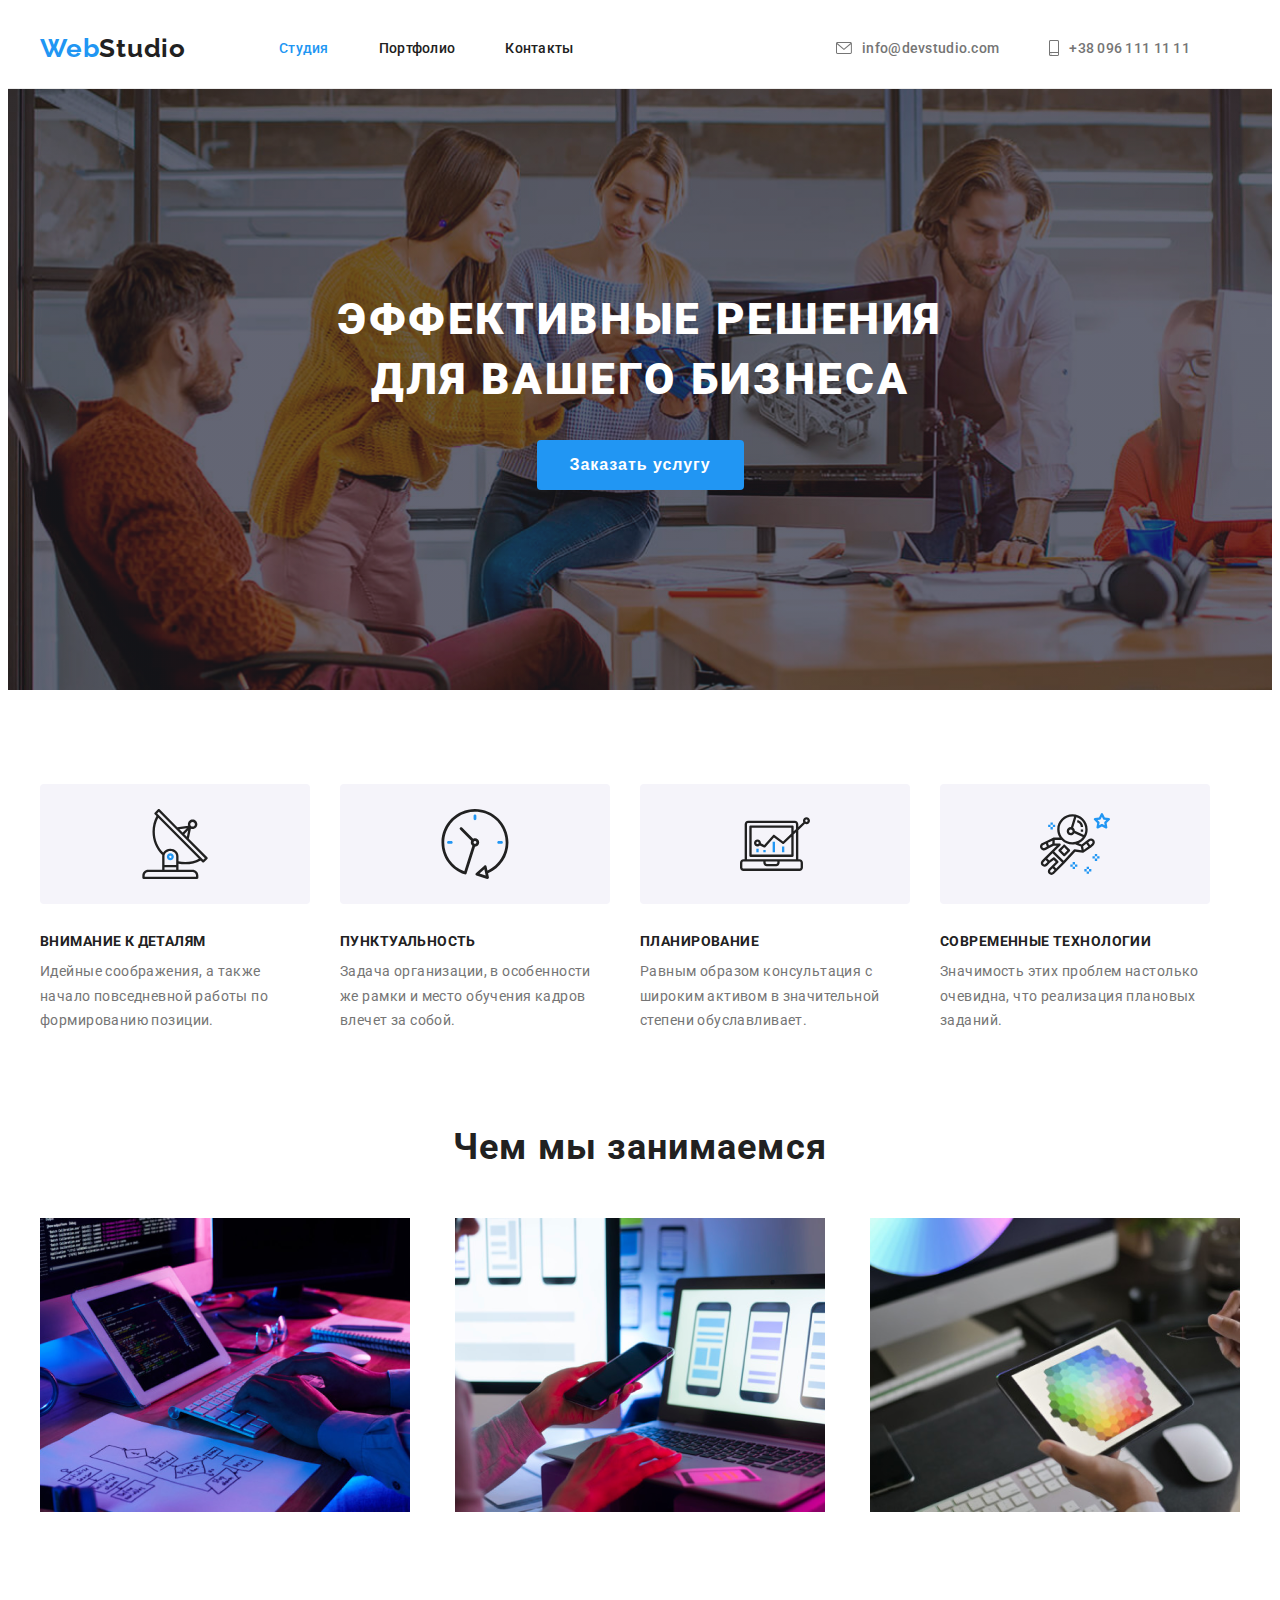
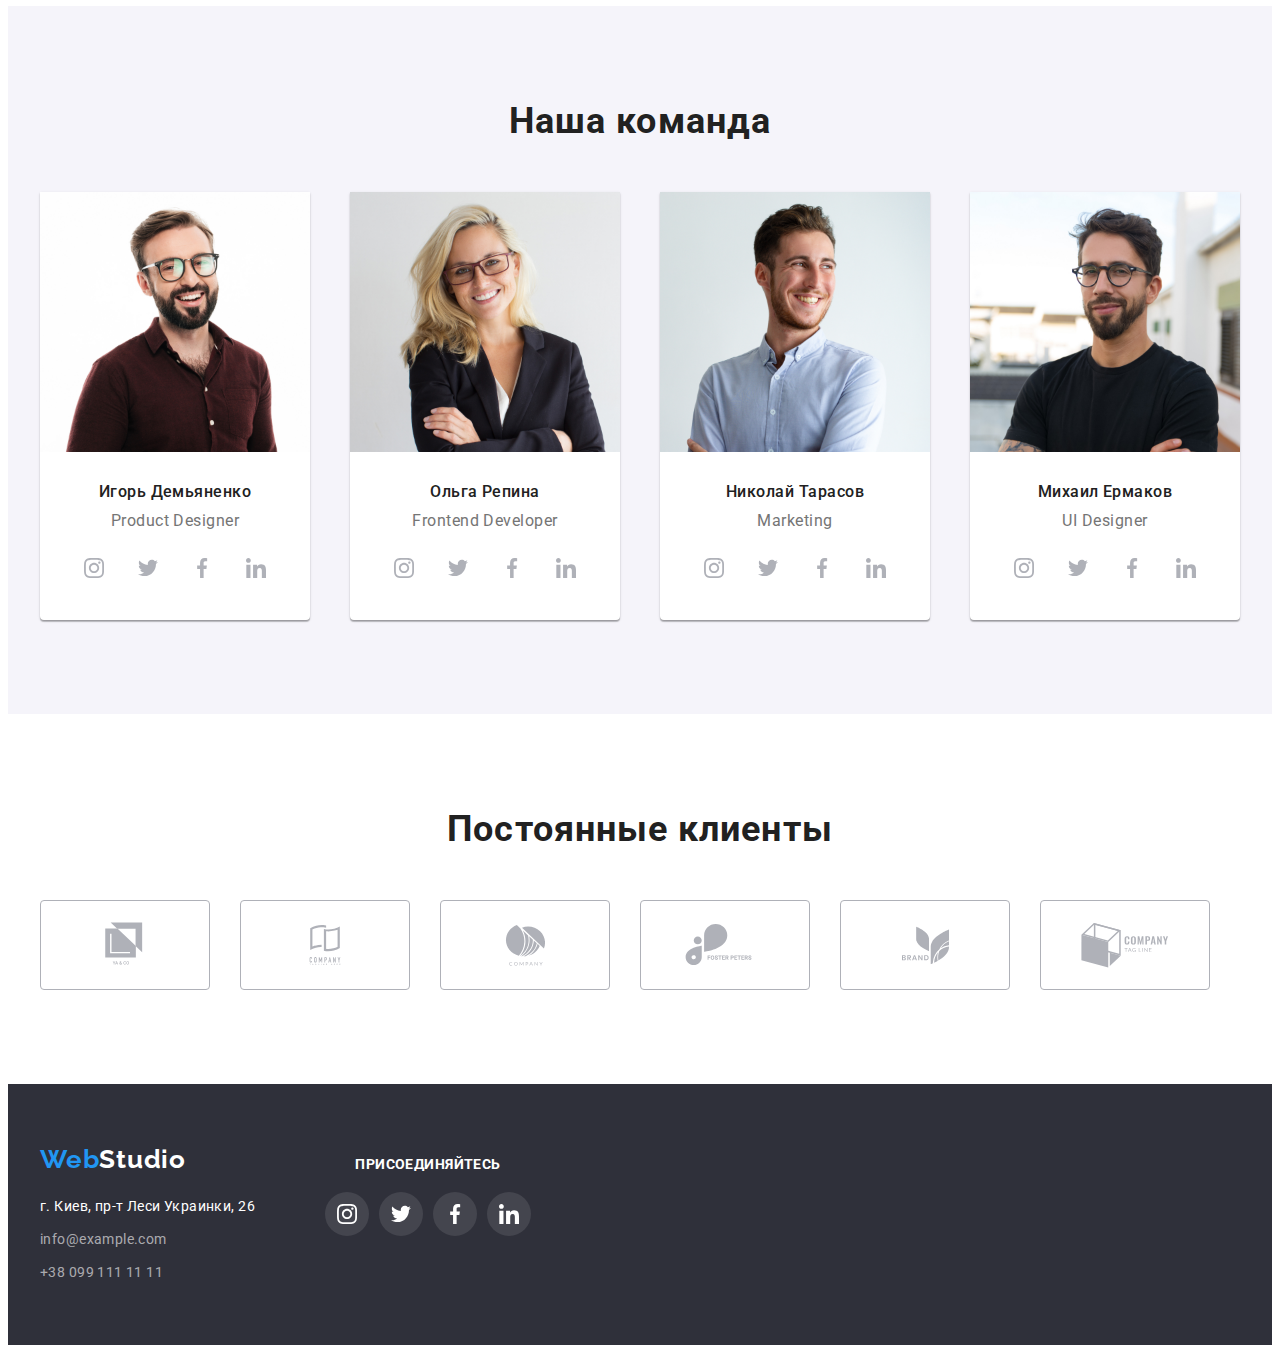
<file: index.html>
<!DOCTYPE html>
<html lang="ru">
<head>
    <meta charset="UTF-8">
    <meta name="viewport" content="width=device-width, initial-scale=1.0">
    <title>WebStudio</title>
    <link rel="stylesheet" href="https://cdnjs.cloudflare.com/ajax/libs/modern-normalize/1.0.0/modern-normalize.min.css" integrity="sha512-ISS7cAi1PEhQ8jnbJpJZMd29NlhNj4AWYyLOSp2CE/CsHxTCu+r+t0D2yoJudVrd0/8fTVPUVDzY5Tvli75u/g==" crossorigin="anonymous" />
    <link rel="preconnect" href="https://fonts.gstatic.com">
    <link href="https://fonts.googleapis.com/css2?family=Raleway:wght@700&family=Roboto:wght@400;500;700;900&display=swap" rel="stylesheet">
    <link rel="stylesheet" href="./css/style.css">
</head>
<body>
   <header class="header">
    <div class="container">
        <nav class="navigation">
             <a class="logo-link link" href="./index.html">   
                 <span class="logo-first-side">Web</span><span class="logo-header-side">Studio</span> 
            </a>
                <ul class="site-nav list">
                    <li class="site-nav-list"><a class="site-nav-link link current" href="./index.html">Студия</a></li>
                    <li class="site-nav-list"><a class="site-nav-link link" href="./portfolio.html">Портфолио</a></li>
                    <li class="site-nav-list"><a class="site-nav-link link" href="./contacts.html">Контакты</a></li>

                </ul>
        </nav>

        <address class="header-address">
            <div class="header-mail">
                  <a class="site-address-list link" href="mailto:info@devstudio.com"> <svg class="site-address__icon mail" width="16" height="12"> <use href="./pictures/sprite.svg#icon-mail"></use> </svg>info@devstudio.com</a>
            </div>      
            <div class="header-tel">
                 <a class="site-address-list link" href="tel:+380961111111">  <svg class="site-address__icon phone" width="10" height="16"> <use href="./pictures/sprite.svg#icon-smartphone"></use> </svg>+38 096 111 11 11</a>
            </div>
        </address>
    </div>

   </header> 

<!-- Banner--> 
    <section class="banner">
        <div class="banner-block">
            <h1 class="banner-title">Эффективные решения <br> для вашего бизнеса</h1>
            <button class="banner-button" type="button">Заказать услугу</button>
        </div>
        </section>

<!--Features-->

    <section class="features">
        <div class="container">
            <h2 class="visually-hidden">Наши приемущества</h2>
        <ul class="features-list">
            <li class="features-list-item list ">
                <div class="features-block">
                    <svg class="features-icon"><use href="./pictures/sprite.svg#icon-antenna"></use></svg>
                </div>
                <h3 class="features-list-title">Внимание к деталям</h3>
                <p class="features-list-text">Идейные соображения, а также начало повседневной работы по формированию позиции.</p>
            </li>
            <li class="features-list-item list">
                <div class="features-block">
                    <svg class="features-icon"><use href="./pictures/sprite.svg#icon-clock"></use></svg>
                </div>
                <h3 class="features-list-title">Пунктуальность</h3>
                <p class="features-list-text">Задача организации, в особенности же рамки и место обучения кадров влечет за собой.</p>
            </li>
            <li class="features-list-item list">
                <div class="features-block">
                    <svg class="features-icon"><use href="./pictures/sprite.svg#icon-diagram"></use></svg>
                </div>
                <h3 class="features-list-title">Планирование</h3>
                <p class="features-list-text">Равным образом консультация с широким активом в значительной степени обуславливает.</p>
            </li>
            <li class="features-list-item list">
                <div class="features-block">
                    <svg class="features-icon"><use href="./pictures/sprite.svg#icon-astronaut"></use></svg>
                </div>
                <h3 class="features-list-title">Современные технологии</h3>
                <p class="features-list-text">Значимость этих проблем настолько очевидна, что реализация плановых заданий.</p>
            </li>
        </ul>
    </div>
    </section>

<!--What we do-->

    <section class="img-section">
        <div class="container">
        <h2 class="img-title">Чем мы занимаемся</h2>
        <ul class="img-title-items">
            <li class="img-title-list list"> 
                <img class="img-img" src="./pictures/img.png" alt="Создаем структуру сайта" width="370" height="294"> 
            </li>
            <li class="img-title-list list"> 
                <img class="img-img" src="./pictures/img1.png" alt="Разрабатываем приложение на телефон" width="370" height="294"> 
            </li>
            <li class="img-title-list list"> 
                <img class="img-img" src="./pictures/img2.png" alt="Девушка работает с дизайном" width="370" height="294"> 
            </li>
        </ul>
    </div>
    </section>

<!--Our team-->
    <section class="team">
        <div class="container">
        <h2 class="team-title">Наша команда</h2>
        <ul class="team-list">
            <li class="team-list-item list">
                <img class="team-img" src="./pictures/img.jpg" alt="Игорь Демьяненко" width="270" height="260">
                <h3 class="team-member">Игорь Демьяненко</h3>
                <p class="team-member-profession">Product Designer</p>
                <ul class="social-list list">
                    <li class="social-list-item">
                        <a href="" class="social-list-link link">
                            <svg class="social-list-icon">
                                <use href="./pictures/sprite.svg#icon-instagram"></use>
                            </svg>
                        </a>
                    </li>
                    <li class="social-list-item">
                        <a href="" class="social-list-link link">
                            <svg class="social-list-icon">
                                <use href="./pictures/sprite.svg#icon-twitter"></use>
                            </svg>
                        </a>
                    </li>
                    <li class="social-list-item">
                        <a href="" class="social-list-link link">
                            <svg class="social-list-icon">
                                <use href="./pictures/sprite.svg#icon-facebook"></use>
                            </svg>
                        </a>
                    </li>
                    <li class="social-list-item">
                        <a href="" class="social-list-link link">
                            <svg class="social-list-icon">
                                <use href="./pictures/sprite.svg#icon-linkedin"></use>
                            </svg>
                        </a>
                    </li>
                </ul>
            </li>
            <li class="team-list-item list">
                <img class="team-img" src="./pictures/img2.jpg" alt="Ольга Репина" width="270" height="260">
                <h3 class="team-member">Ольга Репина</h3>
                <p class="team-member-profession">Frontend Developer</p>
                <ul class="social-list list">
                    <li class="social-list-item">
                        <a href="" class="social-list-link link">
                            <svg class="social-list-icon">
                                <use href="./pictures/sprite.svg#icon-instagram"></use>
                            </svg>
                        </a>
                    </li>
                    <li class="social-list-item">
                        <a href="" class="social-list-link link">
                            <svg class="social-list-icon">
                                <use href="./pictures/sprite.svg#icon-twitter"></use>
                            </svg>
                        </a>
                    </li>
                    <li class="social-list-item">
                        <a href="" class="social-list-link link">
                            <svg class="social-list-icon">
                                <use href="./pictures/sprite.svg#icon-facebook"></use>
                            </svg>
                        </a>
                    </li>
                    <li class="social-list-item">
                        <a href="" class="social-list-link link">
                            <svg class="social-list-icon">
                                <use href="./pictures/sprite.svg#icon-linkedin"></use>
                            </svg>
                        </a>
                    </li>
                </ul>
                
            </li>
            <li class="team-list-item list">
                <img class="team-img" src="./pictures/img3.jpg" alt="Николай Тарасов" width="270" height="260">
                <h3 class="team-member">Николай Тарасов</h3>
                <p class="team-member-profession">Marketing</p>
                <ul class="social-list list">
                    <li class="social-list-item">
                        <a href="" class="social-list-link link">
                            <svg class="social-list-icon">
                                <use href="./pictures/sprite.svg#icon-instagram"></use>
                            </svg>
                        </a>
                    </li>
                    <li class="social-list-item">
                        <a href="" class="social-list-link link">
                            <svg class="social-list-icon">
                                <use href="./pictures/sprite.svg#icon-twitter"></use>
                            </svg>
                        </a>
                    </li>
                    <li class="social-list-item">
                        <a href="" class="social-list-link link">
                            <svg class="social-list-icon">
                                <use href="./pictures/sprite.svg#icon-facebook"></use>
                            </svg>
                        </a>
                    </li>
                    <li class="social-list-item">
                        <a href="" class="social-list-link link">
                            <svg class="social-list-icon">
                                <use href="./pictures/sprite.svg#icon-linkedin"></use>
                            </svg>
                        </a>
                    </li>
                </ul>
            </li>
            <li class="team-list-item list">
                <img class="team-img" src="./pictures/img4.jpg" alt="Михаил Ермаков" width="270" height="260">
                <h3 class="team-member">Михаил Ермаков</h3>
                <p class="team-member-profession">UI Designer</p>
                <ul class="social-list list">
                    <li class="social-list-item">
                        <a href="" class="social-list-link link">
                            <svg class="social-list-icon">
                                <use href="./pictures/sprite.svg#icon-instagram"></use>
                            </svg>
                        </a>
                    </li>
                    <li class="social-list-item">
                        <a href="" class="social-list-link link">
                            <svg class="social-list-icon">
                                <use href="./pictures/sprite.svg#icon-twitter"></use>
                            </svg>
                        </a>
                    </li>
                    <li class="social-list-item">
                        <a href="" class="social-list-link link">
                            <svg class="social-list-icon">
                                <use href="./pictures/sprite.svg#icon-facebook"></use>
                            </svg>
                        </a>
                    </li>
                    <li class="social-list-item">
                        <a href="" class="social-list-link link">
                            <svg class="social-list-icon">
                                <use href="./pictures/sprite.svg#icon-linkedin"></use>
                            </svg>
                        </a>
                    </li>
                </ul>
            </li>
        </ul>
    </div>
    </section>

    <!-- Klient -->
    <section class="klient">
        <div class="container">
        <h2 class="klient-title">Постоянные клиенты</h2>
        <ul class="klient-list list">
            <li class="klient-list-item">
                <a class="klient-list-link link" href="">
                <svg class="klient-list-icon klient1" width="45" height="50">
                    <use href="./pictures/sprite.svg#icon-logo-1"></use>
                </svg>
                </a>
            </li>
            <li class="klient-list-item">
                <a class="klient-list-link link" href="">
                <svg class="klient-list-icon klient2" width="40" height="52">
                    <use href="./pictures/sprite.svg#icon-logo-2"></use>
                </svg>
                </a>
            </li>
            <li class="klient-list-item">
                 <a class="klient-list-link link" href="">
                <svg class="klient-list-icon klient3" width="41" height="43">
                    <use href="./pictures/sprite.svg#icon-logo-3"></use>
                </svg>
                </a>
            </li>
            <li class="klient-list-item">
                 <a class="klient-list-link link" href="">
                <svg class="klient-list-icon klient4" width="80" height="42">
                    <use href="./pictures/sprite.svg#icon-logo-4"></use>
                </svg>
                </a>
                </li>
            <li class="klient-list-item">
                 <a class="klient-list-link link" href="">
                <svg class="klient-list-icon klient5" width="59" height="47">
                    <use href="./pictures/sprite.svg#icon-logo-5"></use>
                </svg>
                </a>
                </li>
            <li class="klient-list-item">
                 <a class="klient-list-link link" href="">
                <svg class="klient-list-icon klient6"  width="88" height="45">
                    <use href="./pictures/sprite.svg#icon-logo-6"></use>
                </svg>
                </a>
                </li>
        </ul>
    </div>
    </section>

<!--Footer-->
    
    <footer class="footer">
        <div class="container">
            <div class="left">
        <div class="footer-logo">
        <a class="footer-logo-link" href="index.html">  <span class="logo-first-side">Web</span><span class="logo-footer-side">Studio</span>
        </a>
        </div>        


        <div class="address-container">
        <address class="footer-address">
                <ul class="footer-list">
                    <li class="footer-list-item list"> 
                        <a class="footer-address-link" href="https://goo.gl/maps/CPEfyJvDvuWiQpKV9">г. Киев, пр-т Леси Украинки, 26</a>

                    </li>
                    <li class="footer-list-item list">
                        <a class="footer-contact-link" href="mailto:info@example.com">info@example.com</a>

                    </li>
                    <li class="footer-list-item list">
                        <a class="footer-contact-link" href="tel:+380991111111">+38 099 111 11 11</a>

                    </li>
                </ul>

        </address>
        </div> 
         </div>

         <div class="right">
             <h3 class="footer-right-title">присоединяйтесь</h3>
             <ul class="social-list list">
                <li class="social-list-item">
                    <a href="" class="social-list-link link">
                        <svg class="social-list-icon">
                            <use href="./pictures/sprite.svg#icon-instagram"></use>
                        </svg>
                    </a>
                </li>
                <li class="social-list-item">
                    <a href="" class="social-list-link link">
                        <svg class="social-list-icon">
                            <use href="./pictures/sprite.svg#icon-twitter"></use>
                        </svg>
                    </a>
                </li>
                <li class="social-list-item">
                    <a href="" class="social-list-link link">
                        <svg class="social-list-icon">
                            <use href="./pictures/sprite.svg#icon-facebook"></use>
                        </svg>
                    </a>
                </li>
                <li class="social-list-item">
                    <a href="" class="social-list-link link">
                        <svg class="social-list-icon">
                            <use href="./pictures/sprite.svg#icon-linkedin"></use>
                        </svg>
                    </a>
                </li>
            </ul>
         </div>
        
         </div>
    </footer>

</body>
</html>
</file>
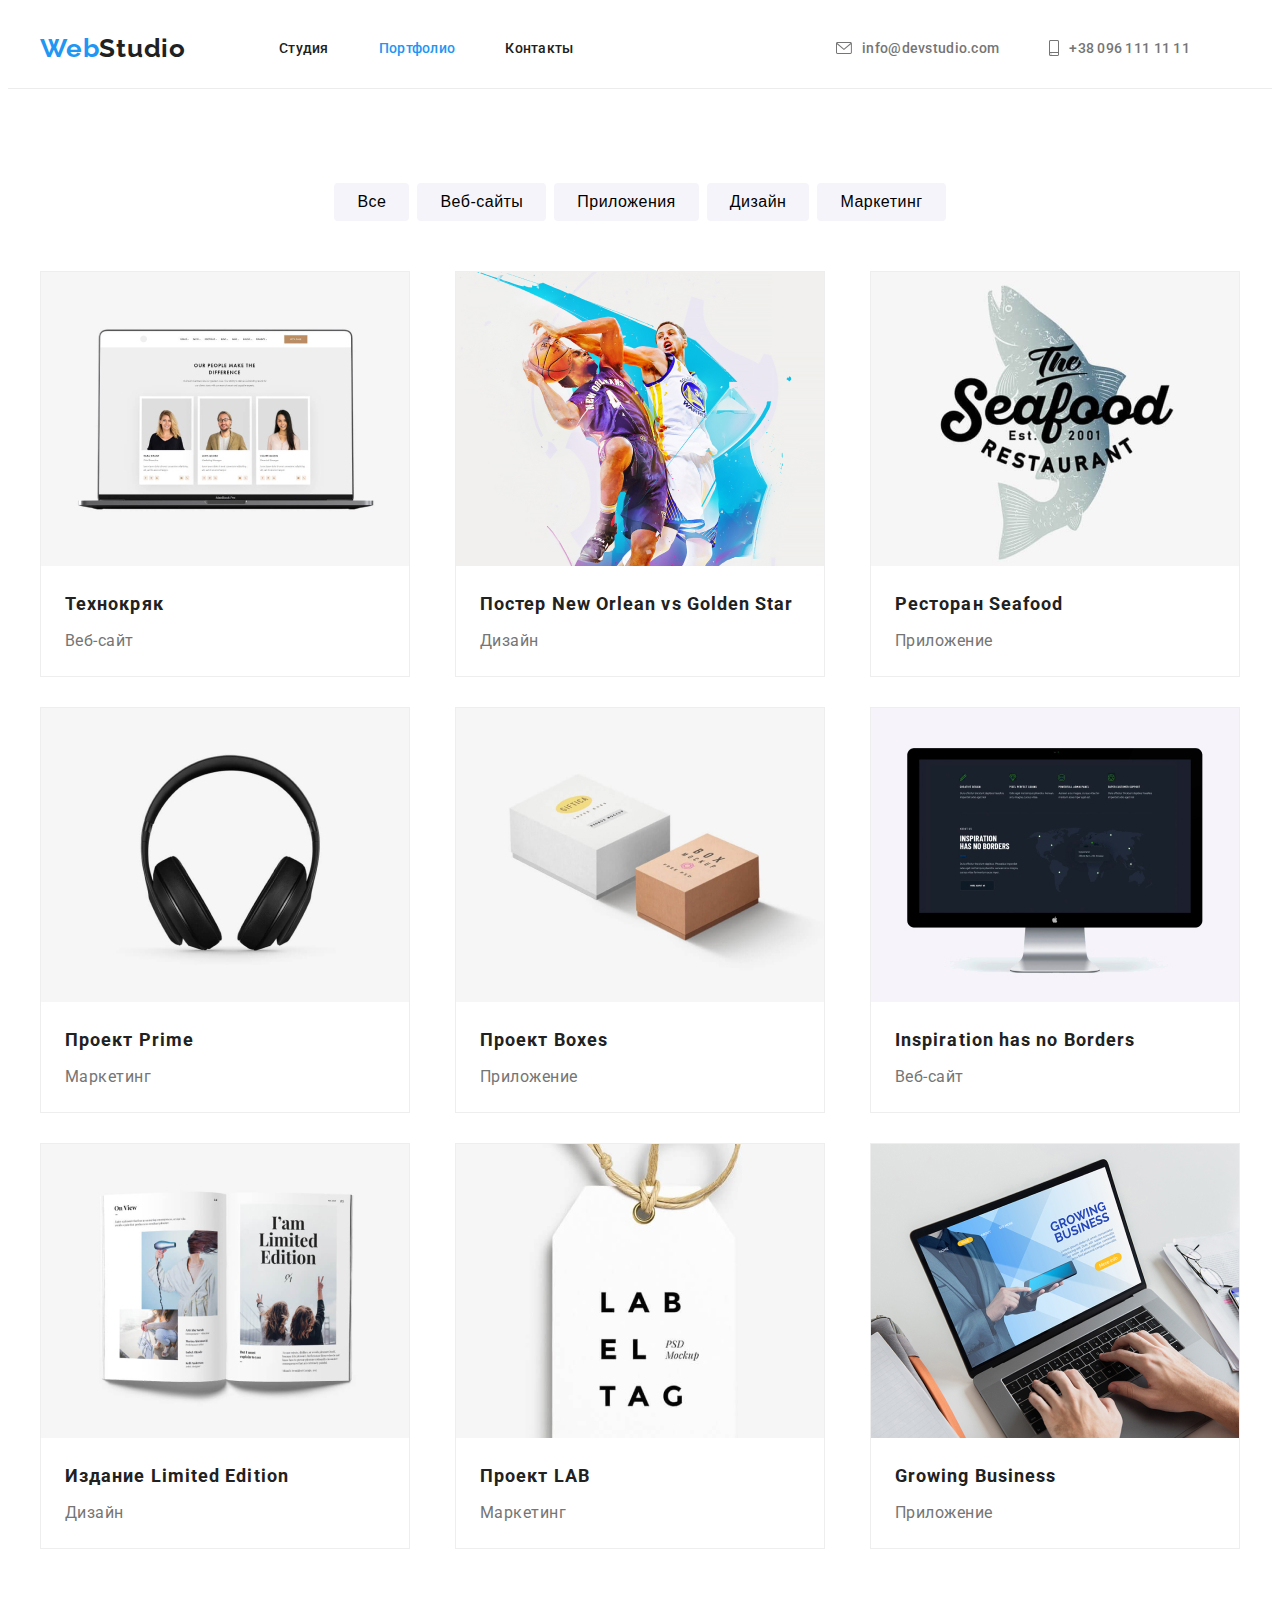
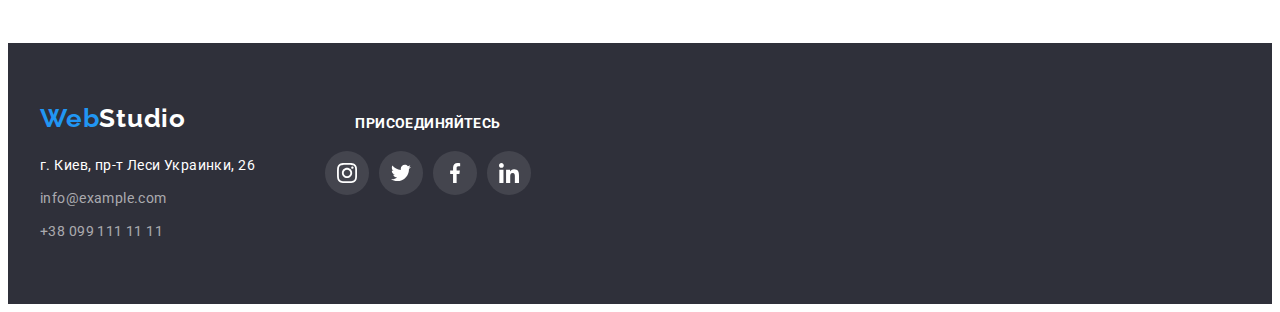
<file: portfolio.html>
<!DOCTYPE html>
<html lang="ru">
<head>
    <meta charset="UTF-8">
    <meta name="viewport" content="width=device-width, initial-scale=1.0">
    <title>WebStudio</title>
    <link rel="stylesheet" href="https://cdnjs.cloudflare.com/ajax/libs/modern-normalize/1.0.0/modern-normalize.min.css" integrity="sha512-ISS7cAi1PEhQ8jnbJpJZMd29NlhNj4AWYyLOSp2CE/CsHxTCu+r+t0D2yoJudVrd0/8fTVPUVDzY5Tvli75u/g==" crossorigin="anonymous" />
    <link rel="preconnect" href="https://fonts.gstatic.com">
    <link href="https://fonts.googleapis.com/css2?family=Raleway:wght@700&family=Roboto:wght@400;500;700;900&display=swap" rel="stylesheet">
    <link rel="stylesheet" href="./css/style.css">
</head>
<body>
    <header class="header">
        <div class="container">
            <nav class="navigation">
                 <a class="logo-link link" href="./index.html">   
                     <span class="logo-first-side">Web</span><span class="logo-header-side">Studio</span> 
                </a>
                    <ul class="site-nav list">
                        <li class="site-nav-list"><a class="site-nav-link link" href="./index.html">Студия</a></li>
                        <li class="site-nav-list"><a class="site-nav-link link current" href="./portfolio.html">Портфолио</a></li>
                        <li class="site-nav-list"><a class="site-nav-link link" href="./contacts.html">Контакты</a></li>
    
                    </ul>
            </nav>
    
            <address class="header-address">
                <div class="header-mail">
                      <a class="site-address-list link" href="mailto:info@devstudio.com"> <svg class="site-address__icon mail" width="16" height="12"> <use href="./pictures/sprite.svg#icon-mail"></use> </svg>info@devstudio.com</a>
                </div>      
                <div class="header-tel">
                    <a class="site-address-list link" href="tel:+380961111111">  <svg class="site-address__icon phone" width="10" height="16"> <use href="./pictures/sprite.svg#icon-smartphone"></use> </svg>+38 096 111 11 11</a>
                </div>
            </address>
        </div>
    
       </header> 
   <!--Список кнопок-->
   <section class="portfolio" >
       <div class="container">
       <h1 hidden class="button-title" >Наши разработки</h1>
       <ul class="button-list">
           <li class="button-list-item list"> <button class="button" type="button">Все</button></li>
           <li class="button-list-item list"> <button class="button" type="button">Веб-сайты</button></li>
           <li class="button-list-item list"> <button class="button" type="button">Приложения</button></li>
           <li class="button-list-item list"> <button class="button" type="button">Дизайн</button></li>
           <li class="button-list-item list"> <button class="button" type="button">Маркетинг</button></li>
       </ul>

  

   <!--Список разработок-->
       <h2 hidden class="gallery-title">Галерея</h2>
   
        <ul class="gallery-list">
            <li class="gallery-list-item list" >
                <a class="gallery-list-link link" href=""> 
                     <img class="gallery-list-img" src="./pictures/portfolio/img.jpg" alt="Ноутбук с открытым сайтом" width="370" height="294"> <div class="gallery-text-container"> <h3 class="gallery-list-title">Технокряк</h3>
                        <p class="gallery-list-text">Веб-сайт</p>
                        </div>
                    </a>        
                </li>
            <li class="gallery-list-item list" >
                <a class="gallery-list-link link" href=""> <img  class="gallery-list-img" src="./pictures/portfolio/img-1.jpg" alt="Баскетболисты" width="370" height="294">
               <div class="gallery-text-container"> <h3 class="gallery-list-title">Постер New Orlean vs Golden Star</h3>
                <p class="gallery-list-text">Дизайн</p>
                </div>
            </a>
            </li>
            <li class="gallery-list-item list" >
                <a class="gallery-list-link link" href=""> <img  class="gallery-list-img" src="./pictures/portfolio/img-2.jpg" alt="Логотип ресторана" width="370" height="294">
               <div class="gallery-text-container"> <h3 class="gallery-list-title">Ресторан Seafood</h3>
                <p class="gallery-list-text">Приложение</p>
            </div>
            </a>
            </li>
            <li class="gallery-list-item list" >
                <a class="gallery-list-link link" href=""> <img  class="gallery-list-img" src="./pictures/portfolio/img-3.jpg" alt="Наушники" width="370" height="294">
               <div class="gallery-text-container"> <h3 class="gallery-list-title">Проект Prime</h3>
                <p class="gallery-list-text">Маркетинг</p>
                </div>
            </a>
            </li>
            <li class="gallery-list-item list" >
                <a class="gallery-list-link link" href=""> <img  class="gallery-list-img" src="./pictures/portfolio/img-4.jpg" alt="Две коробки" width="370" height="294">
               <div class="gallery-text-container"> <h3 class="gallery-list-title">Проект Boxes</h3>
                <p class="gallery-list-text">Приложение</p>
                </div>
            </a>
            </li>

            <li class="gallery-list-item list" >
                <a class="gallery-list-link link" href=""> <img  class="gallery-list-img" src="./pictures/portfolio/img-5.jpg" alt="Монитор с открытой картой мира" width="370" height="294">
               <div class="gallery-text-container"> <h3 class="gallery-list-title">Inspiration has no Borders</h3>
                <p class="gallery-list-text">Веб-сайт</p>
                </div>
            </a>
            </li>
            <li class="gallery-list-item list" >
                <a class="gallery-list-link link" href=""> <img  class="gallery-list-img" src="./pictures/portfolio/img-6.jpg" alt="Открытая книга" width="370" height="294">
               <div class="gallery-text-container"> <h3 class="gallery-list-title">Издание Limited Edition</h3>
                <p class="gallery-list-text">Дизайн</p>
                </div>
            </a>
            </li>
            <li class="gallery-list-item list" >
                <a class="gallery-list-link link" href=""> <img  class="gallery-list-img" src="./pictures/portfolio/img-7.jpg" alt="Ярлык" width="370" height="294">
               <div class="gallery-text-container"> <h3 class="gallery-list-title">Проект LAB</h3>
                <p class="gallery-list-text">Маркетинг</p>
                </div>
            </a>
            </li>
            <li class="gallery-list-item list" >
                <a class="gallery-list-link link" href=""> <img  class="gallery-list-img" src="./pictures/portfolio/img-8.jpg" alt="Человек работающий за ноутбуком" width="370" height="294">
               <div class="gallery-text-container"> <h3 class="gallery-list-title">Growing Business</h3>
                <p class="gallery-list-text">Приложение</p>
                </div>
            </a>
            </li>
        </ul>
    </div>
    </section>

<!--Footer-->
    
<footer class="footer">
    <div class="container">
        <div class="left">
    <div class="footer-logo">
    <a class="footer-logo-link" href="index.html">  <span class="logo-first-side">Web</span><span class="logo-footer-side">Studio</span>
    </a>
    </div>        


    <div class="address-container">
    <address class="footer-address">
            <ul class="footer-list">
                <li class="footer-list-item list"> 
                    <a class="footer-address-link" href="https://goo.gl/maps/CPEfyJvDvuWiQpKV9">г. Киев, пр-т Леси Украинки, 26</a>

                </li>
                <li class="footer-list-item list">
                    <a class="footer-contact-link" href="mailto:info@example.com">info@example.com</a>

                </li>
                <li class="footer-list-item list">
                    <a class="footer-contact-link" href="tel:+380991111111">+38 099 111 11 11</a>

                </li>
            </ul>

    </address>
    </div> 
     </div>

     <div class="right">
         <h3 class="footer-right-title">присоединяйтесь</h3>
         <ul class="social-list list">
            <li class="social-list-item">
                <a href="" class="social-list-link link">
                    <svg class="social-list-icon">
                        <use href="./pictures/sprite.svg#icon-instagram"></use>
                    </svg>
                </a>
            </li>
            <li class="social-list-item">
                <a href="" class="social-list-link link">
                    <svg class="social-list-icon">
                        <use href="./pictures/sprite.svg#icon-twitter"></use>
                    </svg>
                </a>
            </li>
            <li class="social-list-item">
                <a href="" class="social-list-link link">
                    <svg class="social-list-icon">
                        <use href="./pictures/sprite.svg#icon-facebook"></use>
                    </svg>
                </a>
            </li>
            <li class="social-list-item">
                <a href="" class="social-list-link link">
                    <svg class="social-list-icon">
                        <use href="./pictures/sprite.svg#icon-linkedin"></use>
                    </svg>
                </a>
            </li>
        </ul>
     </div>
    
     </div>
</footer>


</body>
</html>
</file>
<file: css/style.css>
:root {
    --text-font: "Roboto", sans-serif; 
    --logo-font: "Raleway", sans-serif;
    --text-color:  #212121 ;
    --second-text-color: #757575;
    --third-text-color: #FFFFFF;
    --active-color: #2196F3 ;
    --banner-footer-background: #2F303A;
    --footer-contact-color: #ffffff99;
    --buuton-portfolio-background: #F5F4FA;
    --border-line-color: #ECECEC;
    --border-galerry-color: #eeeeee;
    --social-fill-color: #AFB1B8;
}

body{
    font-family: var(--text-font);
    color: var(--text-color);
    background-color: var(--third-text-color);
}

h1,
h2,
h3,
h4,
h5,
h6,
p {
    margin: 0;
}

ul,ol {
    margin: 0;
    padding: 0;
}

img {
    display: block;
}

.list {
    list-style: none;
}

.link {
    text-decoration: none;
}
 
.container {
    width: 1200px;  
    padding: 0 15px;
    margin: 0 auto;  
    
}

/* !!!!!!!!!!!!!!!!!!!!!!!!!!index.html!!!!!!!!!!!!!!!!! */

.header {
    border-bottom: 1px solid var(--border-line-color);

}

.header .container {
    display: flex;
    align-items: center;
    min-height: 80px;
    
}

/*================Logo==============*/

.navigation .logo-link {
    margin: auto 93px auto auto ;
}

.logo-first-side {
    font-family: var(--logo-font);
    font-weight: 700;
    font-size: 26px;
    line-height: 1.19;
    letter-spacing: 0.03em;
    color: var(--active-color);
}

.logo-header-side {
    font-family: var(--logo-font);
    font-weight: 700;
    font-size: 26px;
    line-height: 1.19;
    letter-spacing: 0.03em;
    color: var(--text-color);
}
/*===============Navigation============*/


.navigation {
    display: flex;
}

 .site-nav-list:not(:last-child) {
     margin-right: 50px;
 }
.site-nav {
    display: flex;
    align-items: center;
}

.site-nav-link {
    font-weight: 500;
    font-size: 14px;
    line-height: 1.43;
    letter-spacing: 0.02em;
    text-decoration: none;
    color: var(--text-color);

}
.site-nav-link.current {
    color: var(--active-color);
}

.site-address-list {
    font-weight: 500;
    font-size: 14px;
    line-height: 1.43;
    letter-spacing: 0.02em;
    color: var(--second-text-color);
    text-decoration: none;
    margin-right: 50px;
    display: flex;
    justify-content: center;
    align-items: center;
    align-content: center;
}

.site-nav-link:hover,
.site-nav-link:focus {
    color: var(--active-color);    
}

/*================Addres header=========*/
.header-address{
    margin-left: auto;
    font-style: normal;
    display: flex;
}


.site-address-list:hover .site-address__icon,
.site-address-list:focus .site-address__icon {
    fill: var(--active-color);
}

.header-mail,
.header-tel {
    display: flex;
    justify-content: space-between;
    align-items: center;
    align-content: center;
}

.site-address-list:hover,
.site-address-list:focus {
    color: var(--active-color);    
}

.site-address__icon {
    fill: var(--second-text-color);
    display: inline-flex;
    margin-right: 10px;
 }
 
.banner {
    background: var(--banner-footer-background);
    flex-grow: 1;
    padding: 200px 0;
    background-image: linear-gradient(rgba(47, 48, 58, 0.4),
    rgba(47, 48, 58, 0.4)), 
    url(../pictures/bg.jpg);
    background-repeat: no-repeat;
    background-size: cover;
    max-width: 1600px;
}

.banner-title {
    font-weight: 900;
    font-size: 44px;
    line-height: 1.37;
    text-align: center;
    letter-spacing: 0.06em;
    text-transform: uppercase;
    color:var(--third-text-color);
}

.banner-button {
    margin: 30px auto 0 auto;
    font-weight: 700;
    font-size: 16px;
    line-height: 1.88;
    display: flex;
    align-items: center;
    text-align: center;
    letter-spacing: 0.06em;
    color: var(--third-text-color);
    background-color: var(--active-color);
    min-width: 200px;
    height: 50px;
    border-radius: 4px;
    border: none;
    cursor:pointer;
    padding: 10px 33px;  
    
}

/*===========Features==========*/


.visually-hidden:not(:focus):not(:active),
input[type="checkbox"].visually-hidden,
input[type="radio"].visually-hidden {
  position: absolute;
  width: 1px;
  height: 1px;
  margin: -1px;
  border: 0;
  padding: 0;
  white-space: nowrap;
  clip-path: inset(100%);
  clip: rect(0 0 0 0);
  overflow: hidden;
}

.features {
    padding-top: 94px;
}

.features-list{
display: flex;
}

.features-list-item:not(:last-child) {
    margin-right: 30px;
}


.features-list-item {
    width: 270px;
}

.features-list-title {
    font-weight: 700;
    font-size: 14px;
    line-height: 1.14;
    letter-spacing: 0.03em;
    text-transform: uppercase;
    margin-bottom: 10px;
    margin-top: 30px;
}

.features-list-text{
    font-weight: 400;
    font-size: 14px;
    line-height: 1.72;
    letter-spacing: 0.03em;
    color: var(--second-text-color);
}

.features-block {
    display: flex;
    height: 120px;
    width: 270px;
    background-color: var(--buuton-portfolio-background);
    justify-content: center;
    align-items: center;
    border-radius: 4px;
}

.features-icon {
    height: 70px;
    width: 70px;
}

 /*===========What we do==========*/
.img-section {
    padding-top: 94px;
    padding-bottom: 94px;

}

.img-title-items {
    display: flex;
    justify-content: space-between;
    margin-top: 50px;
}

.img-title {
    font-weight: 700;
    font-size: 36px;
    line-height: 1.17;
    text-align: center;
    letter-spacing: 0.03em;
    color: var(--text-color);
}

.img-title-list:not(:last-child) {
    margin-right: 30px;
}

/*================Team============*/


.team {
    background-color: var(--buuton-portfolio-background) ;
    padding: 94px 0;
}

.team-list {
    display: flex;
    justify-content: space-between;
    margin-top: 50px;
}
.team-list:not(:last-child) {
    margin-right: 30px;
}

.team-list-item {
    width: 270px;
    background-color: var(--third-text-color);
    box-shadow: 0px 1px 3px rgba(0, 0, 0, 0.12), 0px 1px 1px rgba(0, 0, 0, 0.14), 0px 2px 1px rgba(0, 0, 0, 0.2);
    border-radius: 0px 0px 4px 4px;
}

.team-title {
    font-weight: 700;
    font-size: 36px;
    line-height: 1.17;
    text-align: center;
    letter-spacing: 0.03em;
    color: var(--text-color);
}

.team-member {
    font-weight: 500;
    font-size: 16px;
    line-height: 1.19;
    text-align: center;
    letter-spacing: 0.03em;
    color: var(--text-color);
    margin-top: 30px;
    margin-bottom: 10px;
}

.team-member-profession {
    font-weight: 400;
    font-size: 16px;
    line-height: 1.19;
    text-align: center;
    letter-spacing: 0.03em;
    margin-bottom: 16px;
    color: var(--second-text-color);
}

.social-list-link {
    display: flex;
    justify-content: center;
    align-items: center;
    width: 44px;
    height: 44px;
    background-color: var(--third-text-color);
    border-radius: 50%;
}

.social-list-link:hover,
.social-list-link:focus {
    background-color: var(--active-color);
}

.social-list-link:hover .social-list-icon,
.social-list-link:focus .social-list-icon {
    fill: var(--third-text-color);
}

.social-list {
    display: flex;
    justify-content: space-between;
    margin-bottom: 30px;
    margin: 0 32px 30px 32px;
}

.social-list-icon {
    width: 20px;
    height: 20px;
    fill: var(--social-fill-color);
}


/* ====================Klient=========== */

.klient {
    padding: 94px 0 ;
}

.klient-title {
    font-weight: 700;
    font-size: 36px;
    line-height: 1.17;
    text-align: center;
    letter-spacing: 0.03em;
    color: var(--text-color);
}

.klient-list {
    display: flex;
    margin-top: 50px;
}

.klient-list-icon {
    fill: var(--social-fill-color);
    
}

.klient-list-link {
    display: flex;
    height: 90px;
    width: 170px;
    justify-content: center;
    align-items: center;
    border: 1px solid var(--social-fill-color) ;
    box-sizing: border-box;
    border-radius: 4px;

}

.klient-list-item:not(:last-child) {
    margin-right: 30px;
}

.klient-list-link:focus,
.klient-list-link:hover {
    border-color: var(--active-color);
}

.klient-list-link:focus .klient-list-icon,
.klient-list-link:hover .klient-list-icon {
    fill: var(--active-color);
}

.kl
.klient-list-item {
    display: flex;
    justify-content: space-between;
    align-items: center;
}
    
 /*=================Footer========== */

 .footer .container {
     display: flex;
 }
 
 .footer-logo-link {
     text-decoration: none;
 }
.footer {
    background-color: var(--banner-footer-background);
    padding: 60px 0;
}

.footer-logo {
    margin-bottom: 20px;
}

.footer-address {
    font-style: normal;
}

.logo-footer-side {
    font-family: var(--logo-font);
    font-weight: 700;
    font-size: 26px;
    line-height: 1.19;
    letter-spacing: 0.03em;
    color: var(--third-text-color);
}

.footer-address-link {
    font-weight: 400;
    font-size: 14px;
    line-height: 1.71;
    letter-spacing: 0.03em;
    color: var(--third-text-color);
    text-decoration: none;
}

.footer-list {
    display: inline-block;
}

.footer-list:not(:last-child) {
    margin-bottom: 9px;
}

.footer-address-link:hover,
.footer-address-link:focus {
    color: var(--active-color);
}

.footer-contact-link:not(:last-child) {
    margin-bottom: 9px;
}
.footer-contact-link {
    display: inline-block;
    font-weight: 400;
    font-size: 14px;
    line-height: 1.71;
    letter-spacing: 0.03em;
    color: var(--footer-contact-color);
    text-decoration: none;
    margin-top: 9px;
}

.footer-contact-link:hover,
.footer-contact-link:focus {
    color: var(--active-color);
}


/* =========Right box========= */
.right {
    margin-left: 70px;
    margin-top: 12px;
    display: flex;
    flex-direction: column;
    align-items: center;   
}

.footer-right-title {
    font-family: Roboto;
    font-weight: bold;
    font-size: 14px;
    line-height: 16px;
    letter-spacing: 0.03em;
    text-transform: uppercase;
    color: var(--third-text-color);
    margin-bottom: 20px;
}

.footer .social-list {
    display: flex;
    flex-direction: row;
    justify-content: flex-start;
    margin: 0;
}

.footer .social-list-icon {
    fill: var(--third-text-color);  
}

.footer .social-list-item:not(:last-child) {
    margin-right: 10px;
}

.footer .social-list-link:focus,
.footer .social-list-link:hover {
    background-color: var(--active-color);
}

.footer .social-list-link {
    background: rgba(255, 255, 255, 0.1);
}
/* !!!!!!!!!!!!!!!!!!!!!!!!!!!!!!!!!!!portfolio.html!!!!!!!!!!!!!!!!!!!!!!!!!!!1*/

.portfolio  {
    padding: 94px 0;

}

.button {
    background-color: var(--buuton-portfolio-background) ;
    align-items: center;
    text-align: center;
    min-width: 73px;
    border-radius: 4px;
    border: none;
    padding: 6px 23px;
    cursor:pointer;
    font-weight: 500;
    font-size: 16px;
    line-height: 26px;
    letter-spacing: 0.03em;

}

.button-list-item:not(:last-child) {
    margin-right: 8px;
}

.button:not(:last-child) {
    margin-right: 8px;
}

.button-list {
display: flex;
justify-content: center;
margin-bottom: 20px;
}

.button:hover,
.button:focus {
    color: var(--third-text-color) ;
    background-color: var(--active-color);
}

.gallery-list {
    display: flex;
    justify-content: space-between;
    flex-wrap: wrap;
}

.gallery-list-item {
    width: 370px;
    background: var(--third-text-color);
    box-sizing: border-box;
    align-content: flex-start;
    margin-top: 30px;
    border: 1px solid var(--border-galerry-color);

}
.gallery-list-item:hover{
        box-shadow: 0px 1px 1px rgba(0, 0, 0, 0.12), 0px 4px 4px rgba(0, 0, 0, 0.06), 1px 4px 6px rgba(0, 0, 0, 0.16);

}
.gallery-list-link{
    display: block;
    overflow: hidden; 

}

.gallery-list-link:focus,
.gallery-list-link:hover{
    box-shadow: 0px 1px 1px rgba(0, 0, 0, 0.12), 0px 4px 4px rgba(0, 0, 0, 0.06), 1px 4px 6px rgba(0, 0, 0, 0.16);
  
}

.gallery-text-container {
    padding: 20px 24px;
    width: 370px;
}

.gallery-list-title {
    font-weight: 700;
    font-size: 18px;
    line-height: 2;
    letter-spacing: 0.06em;
    color: var(--text-color);
    margin-bottom: 4px;
}

.gallery-list-text {
    font-weight: 400;
    font-size: 16px;
    line-height: 1.88;
    letter-spacing: 0.03em;
    color: var(--second-text-color);


}
</file>
